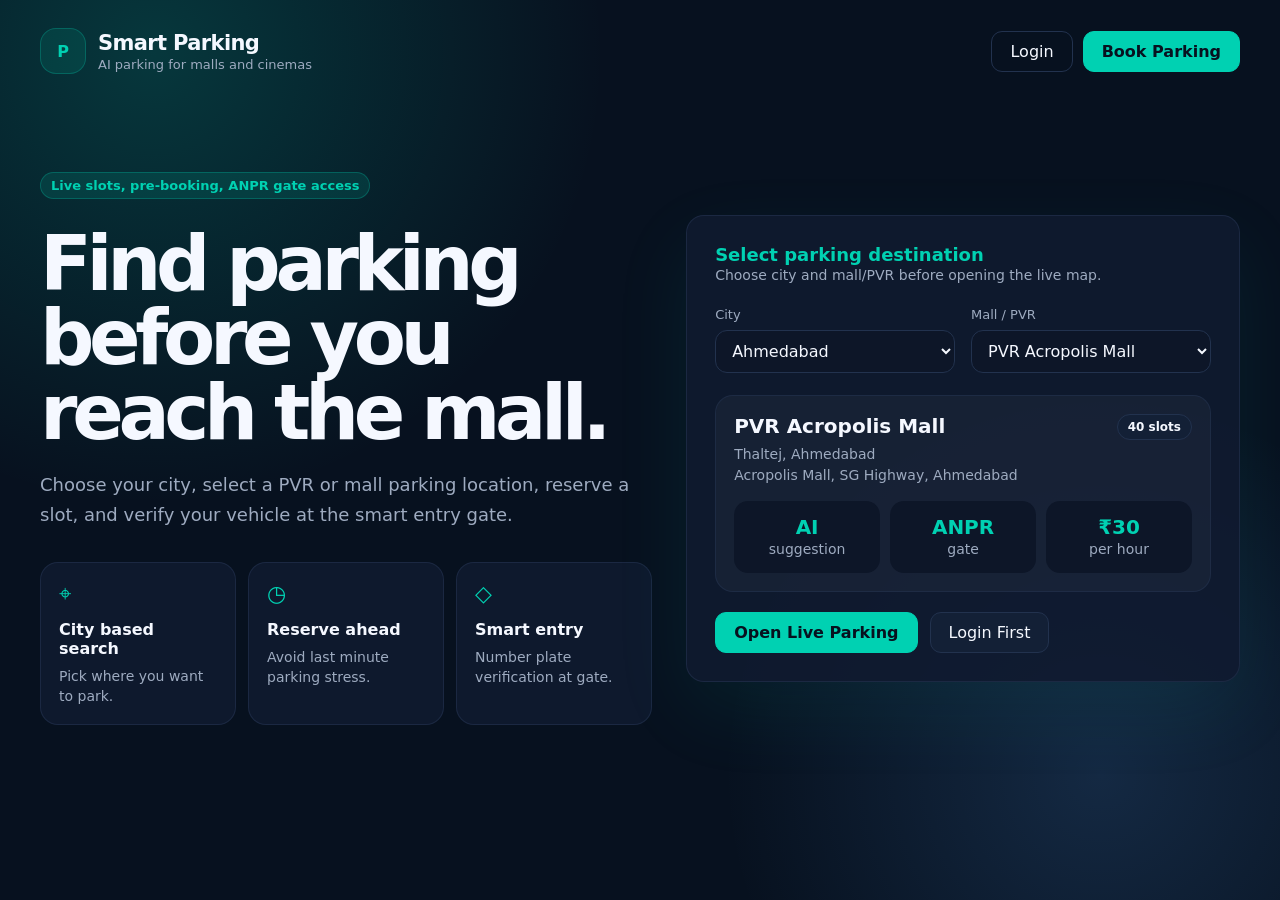
<file: index.html>
<!doctype html>
<html lang="en">
<head>
  <meta charset="UTF-8">
  <meta name="viewport" content="width=device-width, initial-scale=1.0">
  <meta name="description" content="Smart Parking System for city-based mall and PVR parking reservations with AI gate verification.">
  <title>Smart Parking System</title>
  <link rel="stylesheet" href="style.css">
</head>
<body data-page="home">
  <div id="app"></div>
  <script src="script.js"></script>
</body>
</html>
</file>
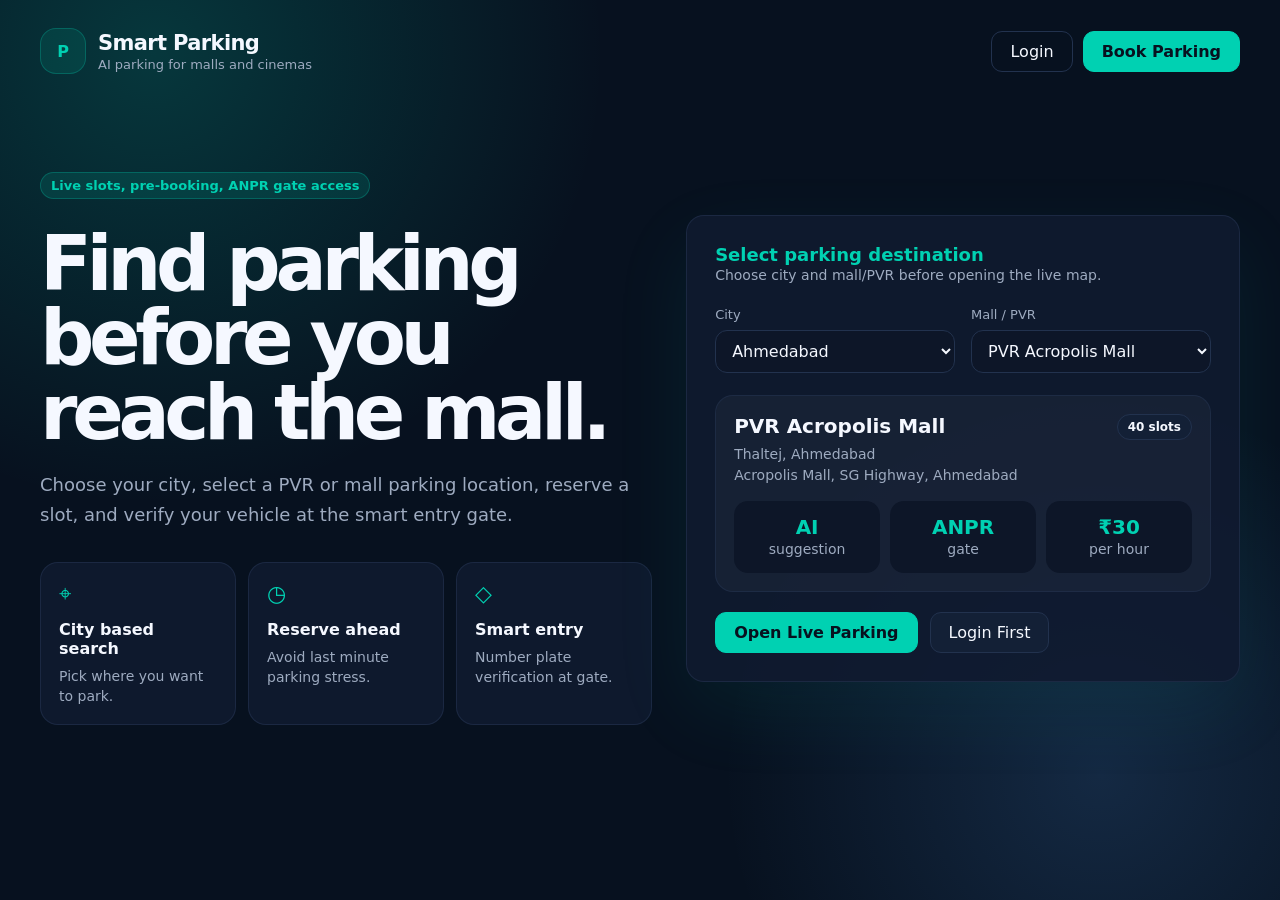
<file: index - Copy.html>
<!doctype html>
<html lang="en">
<head>
  <meta charset="UTF-8">
  <meta name="viewport" content="width=device-width, initial-scale=1.0">
  <meta name="description" content="Smart Parking System for city-based mall and PVR parking reservations with AI gate verification.">
  <title>Smart Parking System</title>
  <link rel="stylesheet" href="style.css">
</head>
<body data-page="home">
  <div id="app"></div>
  <script src="script.js"></script>
</body>
</html>
</file>
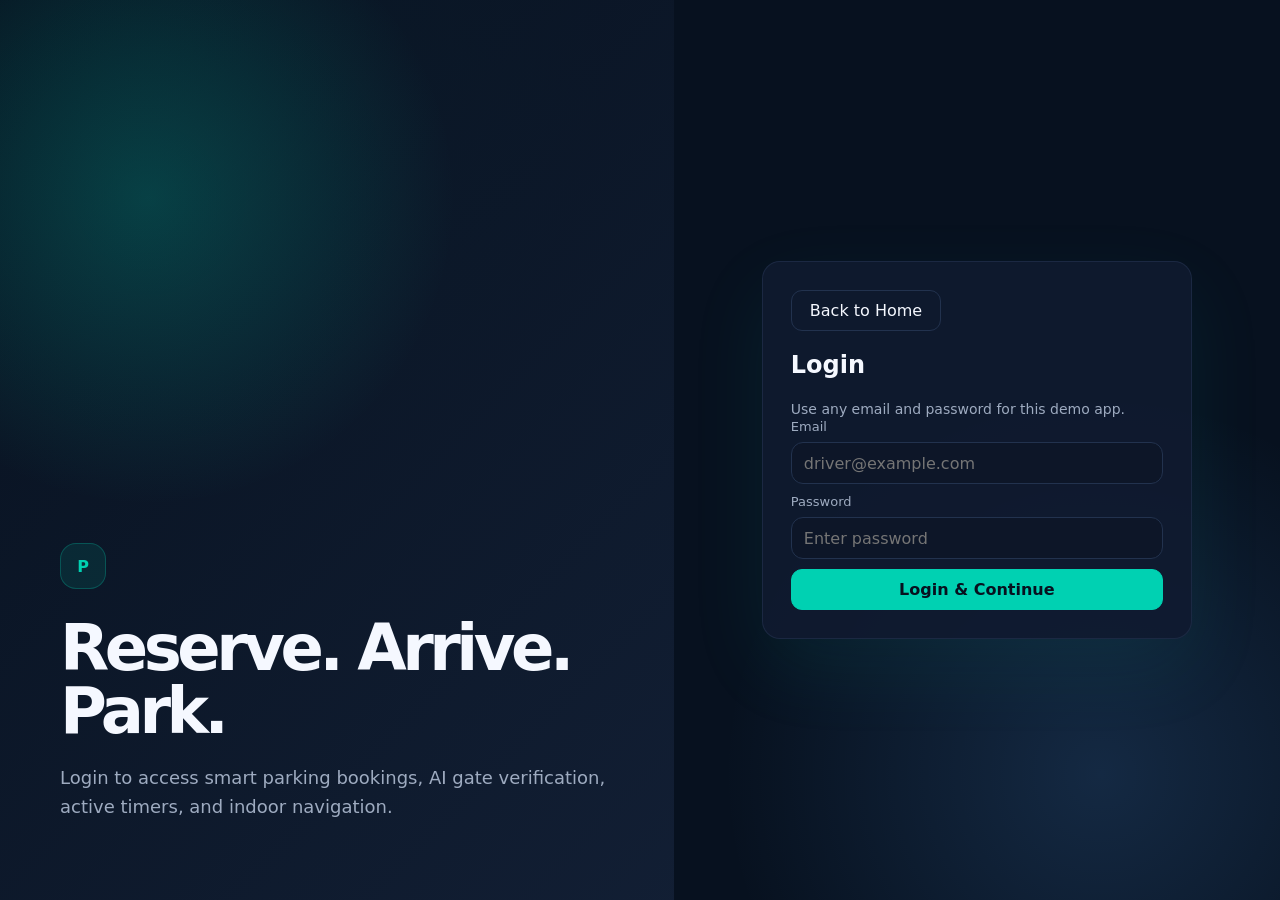
<file: login - Copy.html>
<!doctype html>
<html lang="en">
<head>
  <meta charset="UTF-8">
  <meta name="viewport" content="width=device-width, initial-scale=1.0">
  <meta name="description" content="Login to Smart Parking System.">
  <title>Login | Smart Parking System</title>
  <link rel="stylesheet" href="style.css">
</head>
<body data-page="login">
  <div id="app"></div>
  <script src="script.js"></script>
</body>
</html>
</file>
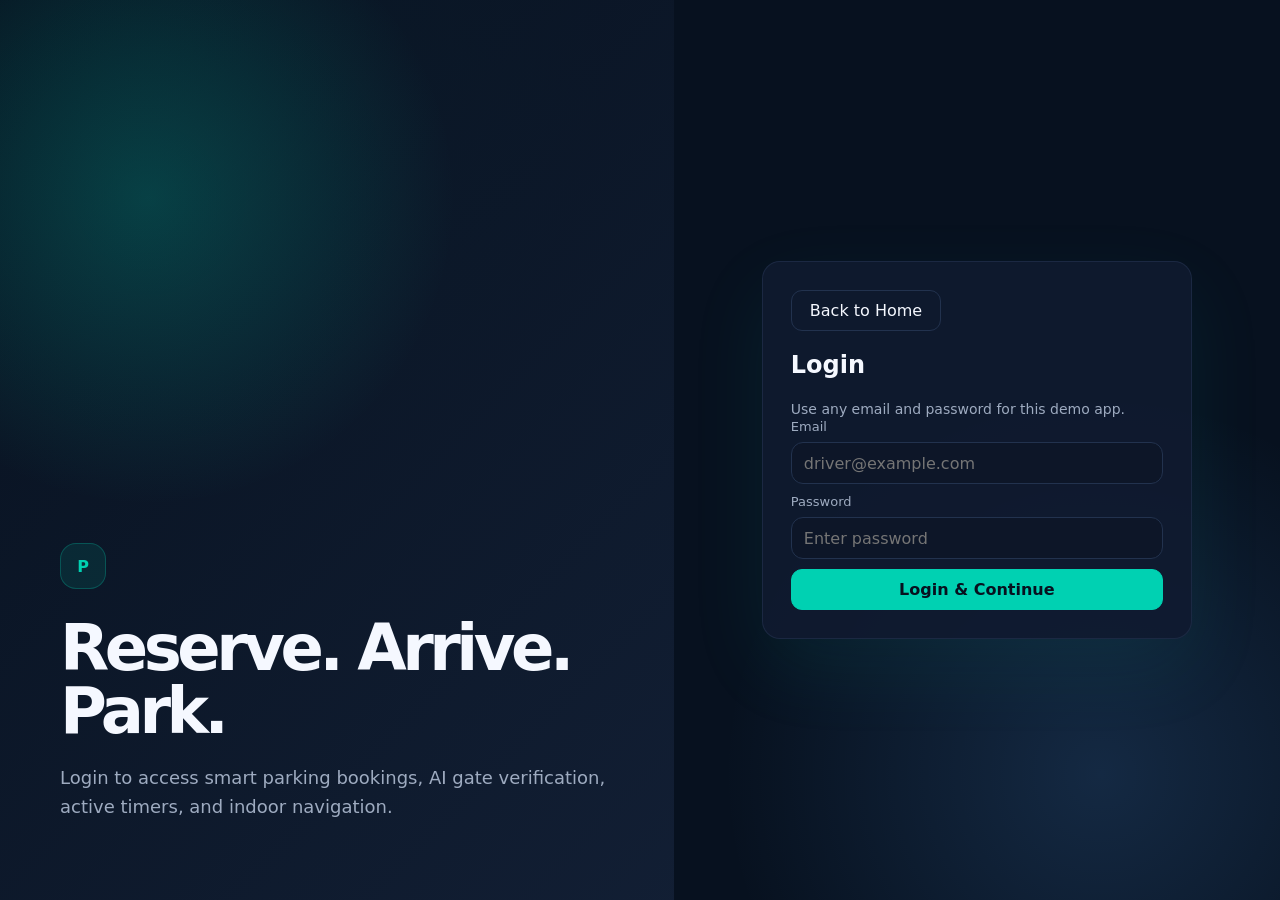
<file: login.html>
<!doctype html>
<html lang="en">
<head>
  <meta charset="UTF-8">
  <meta name="viewport" content="width=device-width, initial-scale=1.0">
  <meta name="description" content="Login to Smart Parking System.">
  <title>Login | Smart Parking System</title>
  <link rel="stylesheet" href="style.css">
</head>
<body data-page="login">
  <div id="app"></div>
  <script src="script.js"></script>
</body>
</html>
</file>
<file: style.css>
* {
  box-sizing: border-box;
}

:root {
  color-scheme: dark;
  --bg: #07111f;
  --bg-2: #0d1628;
  --card: #101b30;
  --card-2: #132036;
  --border: #22324e;
  --border-soft: rgba(34, 50, 78, 0.65);
  --text: #f5f8ff;
  --muted: #9eabc0;
  --primary: #00d1b2;
  --primary-dark: #07111f;
  --danger: #f1567b;
  --warning: #f0b83e;
  --blue: #58a7ff;
  --green-soft: #b8f1d8;
  --green-fg: #0d4d34;
  --red-soft: #ffd0d9;
  --red-fg: #742133;
  --yellow-soft: #ffe6a6;
  --yellow-fg: #66480e;
  --radius: 18px;
  --shadow: 0 28px 80px rgba(0, 209, 178, 0.08);
}

body {
  margin: 0;
  min-height: 100vh;
  font-family: Inter, ui-sans-serif, system-ui, -apple-system, BlinkMacSystemFont, "Segoe UI", sans-serif;
  background:
    radial-gradient(circle at 12% 6%, rgba(0, 209, 178, 0.2), transparent 32%),
    radial-gradient(circle at 86% 86%, rgba(88, 167, 255, 0.16), transparent 28%),
    var(--bg);
  color: var(--text);
}

button,
input,
select {
  font: inherit;
}

button {
  border: 0;
}

a {
  color: inherit;
}

.page {
  min-height: 100vh;
}

.container {
  width: min(1200px, calc(100% - 32px));
  margin: 0 auto;
}

.topbar {
  display: flex;
  align-items: center;
  justify-content: space-between;
  gap: 16px;
  padding: 28px 0;
}

.brand {
  display: flex;
  align-items: center;
  gap: 12px;
}

.brand-mark {
  width: 46px;
  height: 46px;
  border: 1px solid rgba(0, 209, 178, 0.25);
  border-radius: 16px;
  display: grid;
  place-items: center;
  background: rgba(0, 209, 178, 0.1);
  color: var(--primary);
  font-weight: 900;
}

.brand-title {
  font-size: 21px;
  font-weight: 800;
  letter-spacing: -0.03em;
}

.brand-sub {
  color: var(--muted);
  font-size: 13px;
  margin-top: 2px;
}

.nav-actions {
  display: flex;
  gap: 10px;
  align-items: center;
}

.btn {
  display: inline-flex;
  align-items: center;
  justify-content: center;
  gap: 8px;
  min-height: 40px;
  padding: 10px 18px;
  border-radius: 11px;
  cursor: pointer;
  color: var(--text);
  background: transparent;
  border: 1px solid var(--border);
  transition: transform 0.16s ease, background 0.16s ease, border-color 0.16s ease;
  text-decoration: none;
  white-space: nowrap;
}

.btn:hover {
  transform: translateY(-1px);
  background: rgba(255, 255, 255, 0.04);
  border-color: rgba(0, 209, 178, 0.4);
}

.btn.primary {
  background: var(--primary);
  color: var(--primary-dark);
  border-color: var(--primary);
  font-weight: 800;
}

.btn.secondary {
  background: var(--card-2);
}

.btn.danger {
  color: var(--danger);
  border-color: rgba(241, 86, 123, 0.4);
}

.hero {
  display: grid;
  grid-template-columns: 1.05fr 0.95fr;
  gap: 34px;
  align-items: center;
  padding: 70px 0 96px;
}

.eyebrow {
  display: inline-flex;
  color: var(--primary);
  background: rgba(0, 209, 178, 0.12);
  border: 1px solid rgba(0, 209, 178, 0.25);
  padding: 5px 10px;
  border-radius: 999px;
  font-size: 13px;
  font-weight: 800;
}

h1 {
  font-size: clamp(44px, 6vw, 76px);
  line-height: 0.98;
  letter-spacing: -0.07em;
  margin: 28px 0 20px;
}

.lead {
  color: var(--muted);
  font-size: 18px;
  line-height: 1.65;
  max-width: 660px;
}

.feature-grid {
  display: grid;
  grid-template-columns: repeat(3, 1fr);
  gap: 12px;
  margin-top: 32px;
}

.feature-card,
.card,
.panel-card {
  background: rgba(16, 27, 48, 0.88);
  border: 1px solid var(--border-soft);
  border-radius: var(--radius);
}

.feature-card {
  padding: 18px;
}

.feature-icon {
  color: var(--primary);
  font-size: 22px;
  margin-bottom: 14px;
}

.feature-card strong {
  display: block;
  margin-bottom: 8px;
}

.feature-card p,
.small-muted {
  color: var(--muted);
  margin: 0;
  font-size: 14px;
  line-height: 1.45;
}

.card {
  padding: 28px;
  box-shadow: var(--shadow);
}

.card-title {
  display: flex;
  align-items: center;
  gap: 10px;
  color: var(--primary);
  font-weight: 800;
  font-size: 18px;
}

.form-grid {
  display: grid;
  grid-template-columns: 1fr 1fr;
  gap: 16px;
  margin: 22px 0;
}

.field {
  display: flex;
  flex-direction: column;
  gap: 8px;
}

.field label {
  color: var(--muted);
  font-size: 13px;
}

input,
select {
  width: 100%;
  min-height: 42px;
  color: var(--text);
  background: var(--bg-2);
  border: 1px solid var(--border);
  border-radius: 12px;
  padding: 10px 12px;
  outline: none;
}

input:focus,
select:focus {
  border-color: var(--primary);
  box-shadow: 0 0 0 3px rgba(0, 209, 178, 0.12);
}

.selected-location {
  background: rgba(255, 255, 255, 0.035);
  border: 1px solid var(--border-soft);
  border-radius: 18px;
  padding: 18px;
  margin: 18px 0;
}

.selected-location-head {
  display: flex;
  justify-content: space-between;
  gap: 12px;
  align-items: flex-start;
}

.selected-location h2 {
  margin: 0 0 6px;
  font-size: 20px;
}

.badge {
  display: inline-flex;
  align-items: center;
  border-radius: 999px;
  padding: 5px 10px;
  font-size: 12px;
  font-weight: 800;
  color: var(--text);
  background: var(--card-2);
  border: 1px solid var(--border);
}

.metric-row {
  display: grid;
  grid-template-columns: repeat(3, 1fr);
  gap: 10px;
  margin-top: 16px;
}

.mini-metric {
  background: var(--bg-2);
  border-radius: 14px;
  padding: 14px;
  text-align: center;
}

.mini-metric strong {
  display: block;
  color: var(--primary);
  font-size: 20px;
}

.page-actions {
  display: flex;
  gap: 12px;
  margin-top: 20px;
}

.login-page {
  min-height: 100vh;
  display: grid;
  grid-template-columns: 1fr 0.9fr;
}

.login-art {
  display: flex;
  align-items: flex-end;
  padding: 60px;
  background:
    radial-gradient(circle at 22% 22%, rgba(0, 209, 178, 0.22), transparent 35%),
    linear-gradient(135deg, rgba(7, 17, 31, 0.85), rgba(19, 32, 54, 0.9));
}

.login-art h1 {
  font-size: clamp(46px, 5vw, 66px);
}

.login-form-wrap {
  display: flex;
  align-items: center;
  justify-content: center;
  padding: 24px;
}

.login-card {
  width: min(430px, 100%);
}

.dashboard {
  padding: 28px 0 48px;
}

.dashboard-head {
  display: flex;
  justify-content: space-between;
  gap: 18px;
  align-items: flex-start;
  margin-bottom: 26px;
}

.dashboard-head h1 {
  margin: 0;
  color: var(--primary);
  font-size: clamp(28px, 4vw, 40px);
}

.chips {
  display: flex;
  gap: 8px;
  flex-wrap: wrap;
  margin-top: 12px;
}

.tabs {
  display: flex;
  flex-wrap: wrap;
  gap: 8px;
  padding: 8px;
  background: rgba(16, 27, 48, 0.85);
  border: 1px solid var(--border-soft);
  border-radius: 16px;
}

.tab-btn {
  min-height: 38px;
  padding: 9px 13px;
  border-radius: 11px;
  color: var(--muted);
  background: transparent;
  cursor: pointer;
  transition: all 0.16s ease;
}

.tab-btn.active {
  color: var(--primary-dark);
  background: var(--primary);
  font-weight: 800;
}

.tab-panel {
  display: none;
  margin-top: 24px;
  animation: rise 0.35s ease both;
}

.tab-panel.active {
  display: block;
}

@keyframes rise {
  from {
    opacity: 0;
    transform: translateY(12px);
  }
  to {
    opacity: 1;
    transform: translateY(0);
  }
}

.stats {
  display: grid;
  grid-template-columns: repeat(4, 1fr);
  gap: 14px;
  margin-bottom: 22px;
}

.stat {
  background: var(--card);
  border: 1px solid var(--border-soft);
  border-radius: 18px;
  padding: 20px;
  text-align: center;
}

.stat strong {
  display: block;
  font-size: 32px;
  color: var(--primary);
}

.stat.danger strong {
  color: var(--danger);
}

.stat.warning strong {
  color: var(--warning);
}

.legend {
  display: flex;
  gap: 16px;
  flex-wrap: wrap;
  margin: 0 0 18px;
  color: var(--text);
  font-size: 14px;
}

.legend span {
  display: inline-flex;
  align-items: center;
  gap: 7px;
}

.dot {
  width: 12px;
  height: 12px;
  border-radius: 4px;
}

.dot.available {
  background: var(--green-soft);
}

.dot.occupied {
  background: var(--red-soft);
}

.dot.reserved {
  background: var(--yellow-soft);
}

.parking-grid {
  display: grid;
  grid-template-columns: repeat(10, 1fr);
  gap: 10px;
  padding: 16px;
  background: rgba(255, 255, 255, 0.025);
  border: 1px solid var(--border-soft);
  border-radius: 18px;
  margin-bottom: 20px;
}

.slot {
  min-height: 64px;
  border-radius: 12px;
  border: 1px solid transparent;
  display: flex;
  flex-direction: column;
  align-items: center;
  justify-content: center;
  font-size: 13px;
  font-weight: 800;
  transition: transform 0.16s ease, opacity 0.16s ease;
}

.slot small {
  font-size: 11px;
  opacity: 0.75;
  margin-top: 3px;
}

.slot.available {
  background: rgba(184, 241, 216, 0.08);
  color: var(--green-soft);
  border-color: rgba(184, 241, 216, 0.7);
}

.slot.occupied {
  background: rgba(255, 208, 217, 0.06);
  color: var(--red-soft);
  border-color: rgba(255, 208, 217, 0.65);
}

.slot.reserved {
  background: rgba(255, 230, 166, 0.07);
  color: var(--yellow-soft);
  border-color: rgba(255, 230, 166, 0.75);
}

.slot:hover {
  transform: translateY(-2px);
}

.panel-card {
  padding: 22px;
  margin-bottom: 18px;
}

.panel-card h2,
.panel-card h3 {
  margin: 0 0 16px;
}

.suggestion,
.notice {
  padding: 13px;
  border: 1px solid rgba(0, 209, 178, 0.25);
  border-radius: 14px;
  background: rgba(0, 209, 178, 0.08);
  color: var(--text);
  margin: 14px 0;
  font-size: 14px;
}

.list {
  display: grid;
  gap: 10px;
}

.list-item {
  display: flex;
  justify-content: space-between;
  align-items: center;
  gap: 12px;
  padding: 14px;
  border: 1px solid var(--border-soft);
  border-radius: 14px;
  background: rgba(255, 255, 255, 0.025);
}

.plate {
  font-family: "SFMono-Regular", Consolas, monospace;
  letter-spacing: 0.12em;
  font-weight: 900;
}

.gate-box {
  padding: 36px 18px;
  border: 1px solid var(--border-soft);
  border-radius: 18px;
  background: rgba(255, 255, 255, 0.03);
  text-align: center;
  transition: 0.25s ease;
}

.gate-box.open {
  border-color: rgba(184, 241, 216, 0.6);
  background: rgba(184, 241, 216, 0.08);
}

.gate-box.deny {
  border-color: rgba(241, 86, 123, 0.6);
  background: rgba(241, 86, 123, 0.08);
}

.gate-symbol {
  font-size: 52px;
  font-weight: 900;
  color: var(--muted);
  margin-bottom: 10px;
}

.gate-box.open .gate-symbol {
  color: var(--primary);
}

.gate-box.deny .gate-symbol {
  color: var(--danger);
}

.plate-input {
  max-width: 320px;
  margin: 18px auto 0;
  text-align: center;
  text-transform: uppercase;
  letter-spacing: 0.25em;
  font-size: 20px;
}

.prediction {
  display: flex;
  align-items: flex-start;
  gap: 12px;
  padding: 15px;
  background: rgba(255, 255, 255, 0.03);
  border: 1px solid var(--border-soft);
  border-radius: 15px;
}

.prediction-dot {
  width: 10px;
  height: 10px;
  border-radius: 50%;
  margin-top: 6px;
  flex: 0 0 auto;
}

.progress-wrap {
  height: 8px;
  background: var(--border);
  border-radius: 999px;
  overflow: hidden;
  margin-top: 12px;
}

.progress-bar {
  height: 100%;
  background: var(--primary);
  width: 100%;
  border-radius: inherit;
}

.nav-steps {
  position: relative;
  display: grid;
  gap: 12px;
  margin-top: 20px;
}

.nav-step {
  padding: 14px;
  border: 1px solid var(--border-soft);
  background: rgba(255, 255, 255, 0.03);
  border-radius: 14px;
}

.peak-bar {
  height: 32px;
  background: linear-gradient(90deg, var(--primary), var(--blue));
  color: var(--primary-dark);
  border-radius: 10px;
  display: flex;
  align-items: center;
  padding: 0 12px;
  font-weight: 900;
  margin: 8px 0;
  min-width: 120px;
}

.toast {
  position: fixed;
  right: 18px;
  bottom: 18px;
  background: var(--card);
  border: 1px solid var(--border);
  border-radius: 16px;
  padding: 14px 16px;
  box-shadow: var(--shadow);
  max-width: 320px;
  transform: translateY(20px);
  opacity: 0;
  pointer-events: none;
  transition: 0.25s ease;
  z-index: 20;
}

.toast.show {
  transform: translateY(0);
  opacity: 1;
}

.mobile-only {
  display: none;
}

@media (max-width: 900px) {
  .hero,
  .login-page {
    grid-template-columns: 1fr;
  }

  .login-art {
    display: none;
  }

  .feature-grid,
  .stats {
    grid-template-columns: repeat(2, 1fr);
  }

  .dashboard-head {
    flex-direction: column;
  }

  .parking-grid {
    grid-template-columns: repeat(5, 1fr);
  }
}

@media (max-width: 620px) {
  .container {
    width: min(100% - 22px, 1200px);
  }

  .topbar,
  .nav-actions,
  .page-actions {
    align-items: stretch;
    flex-direction: column;
  }

  .brand {
    align-items: flex-start;
  }

  .hero {
    padding: 24px 0 48px;
  }

  h1 {
    font-size: 43px;
  }

  .feature-grid,
  .stats,
  .form-grid,
  .metric-row {
    grid-template-columns: 1fr;
  }

  .parking-grid {
    grid-template-columns: repeat(4, 1fr);
    gap: 7px;
    padding: 10px;
  }

  .slot {
    min-height: 54px;
    font-size: 12px;
  }

  .tabs {
    overflow-x: auto;
    flex-wrap: nowrap;
  }

  .tab-btn {
    flex: 0 0 auto;
  }
}
</file>
